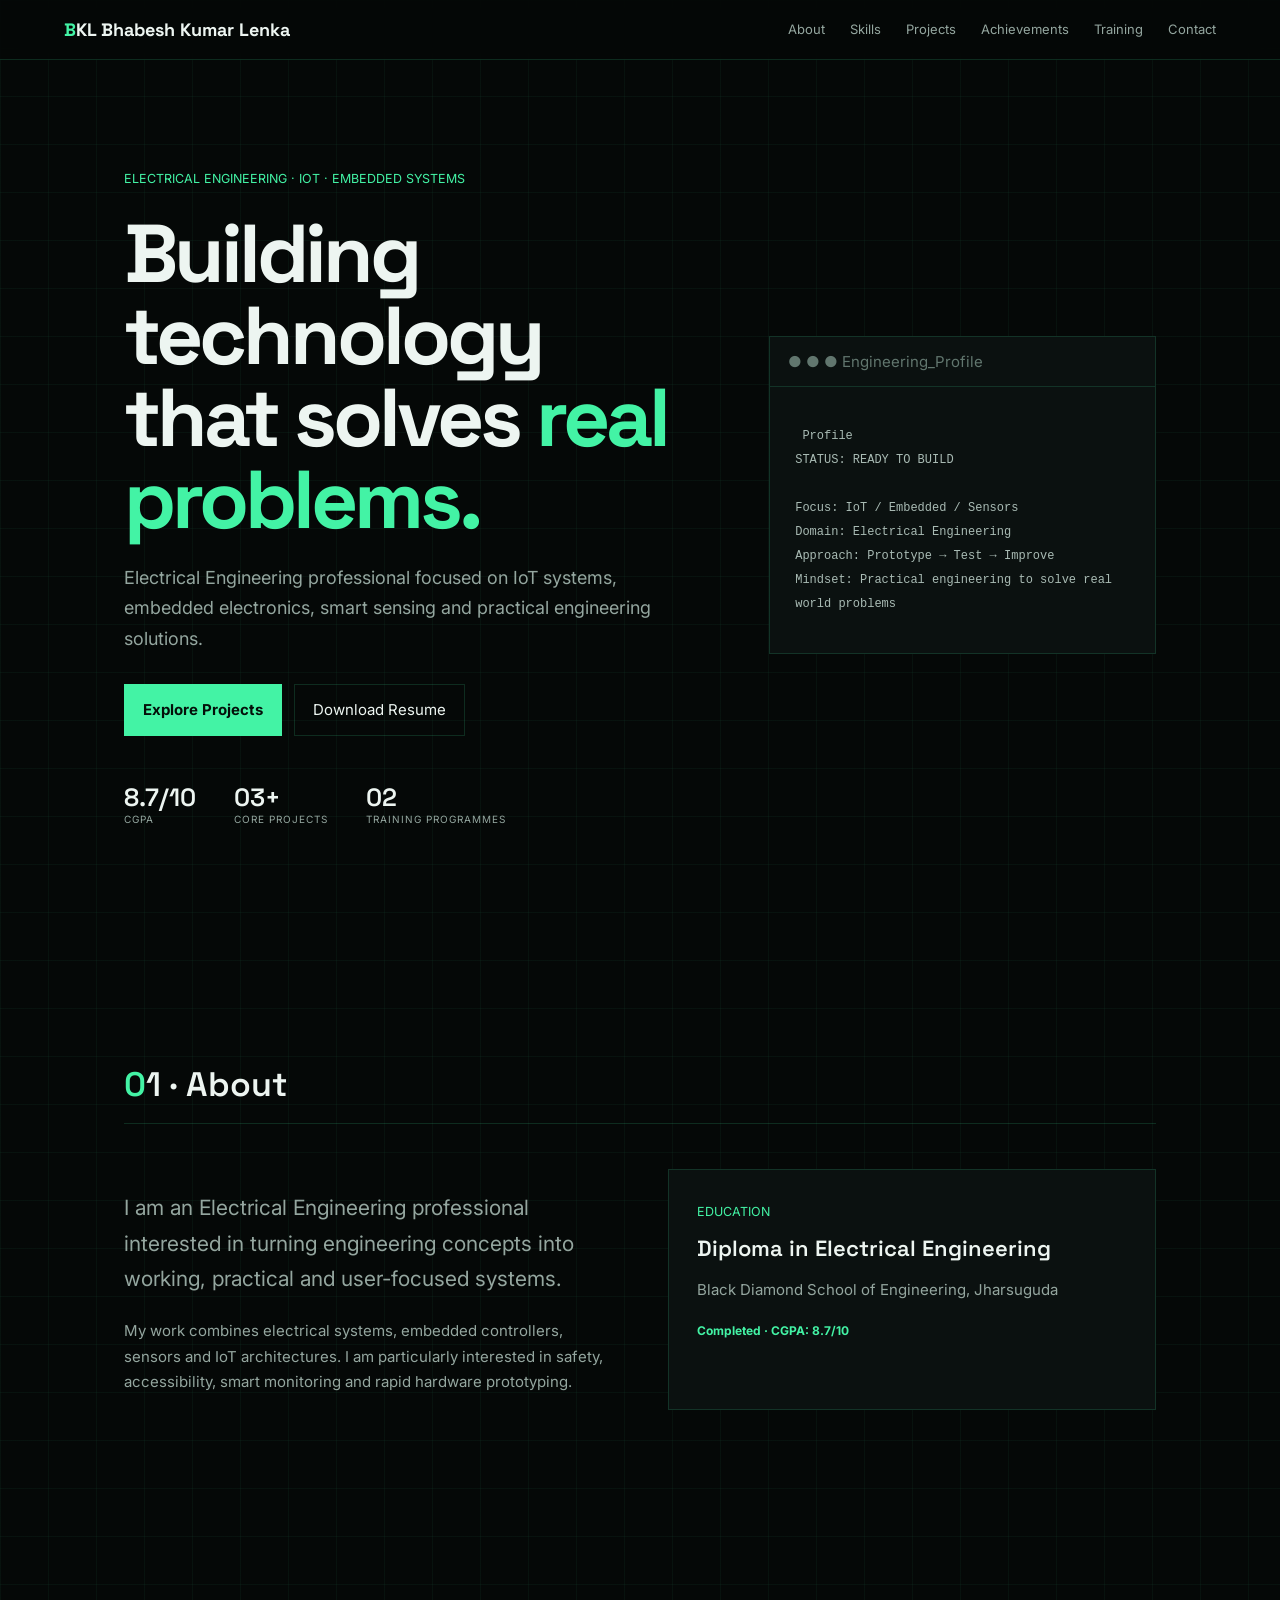
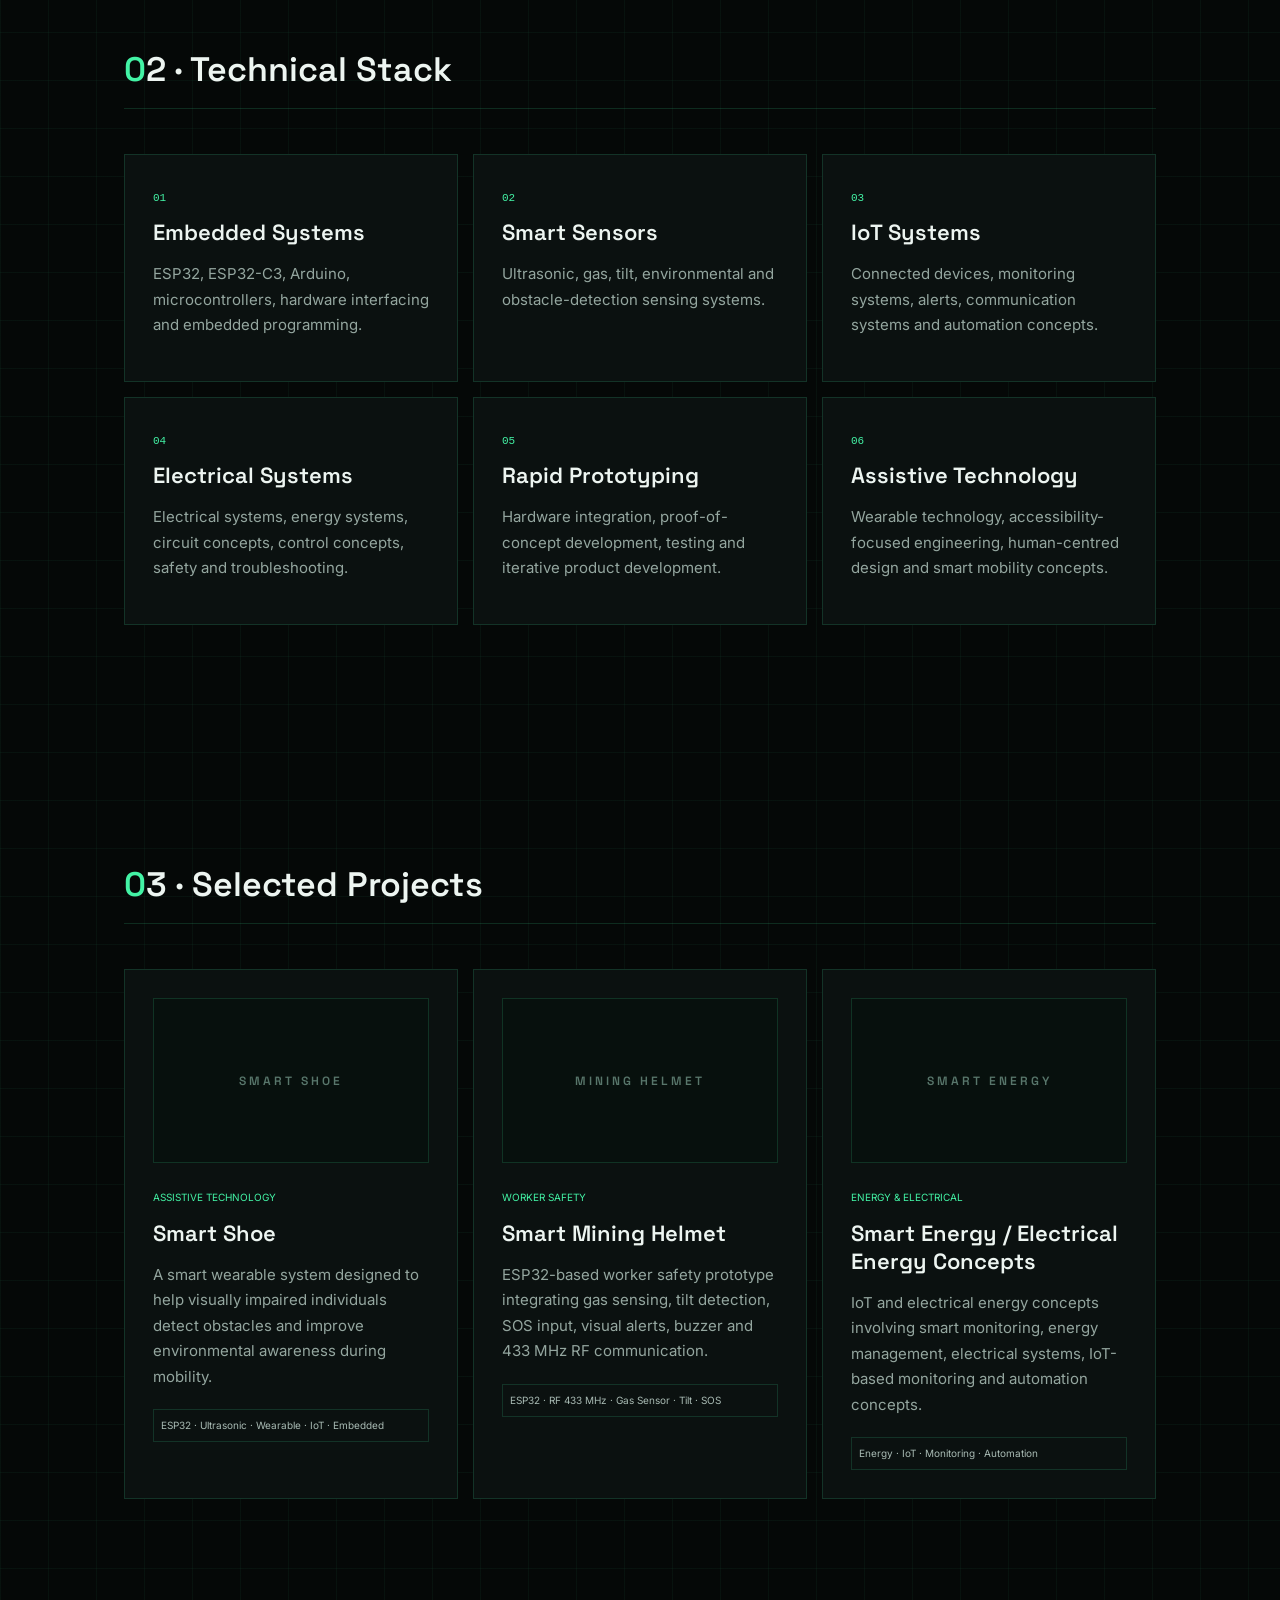
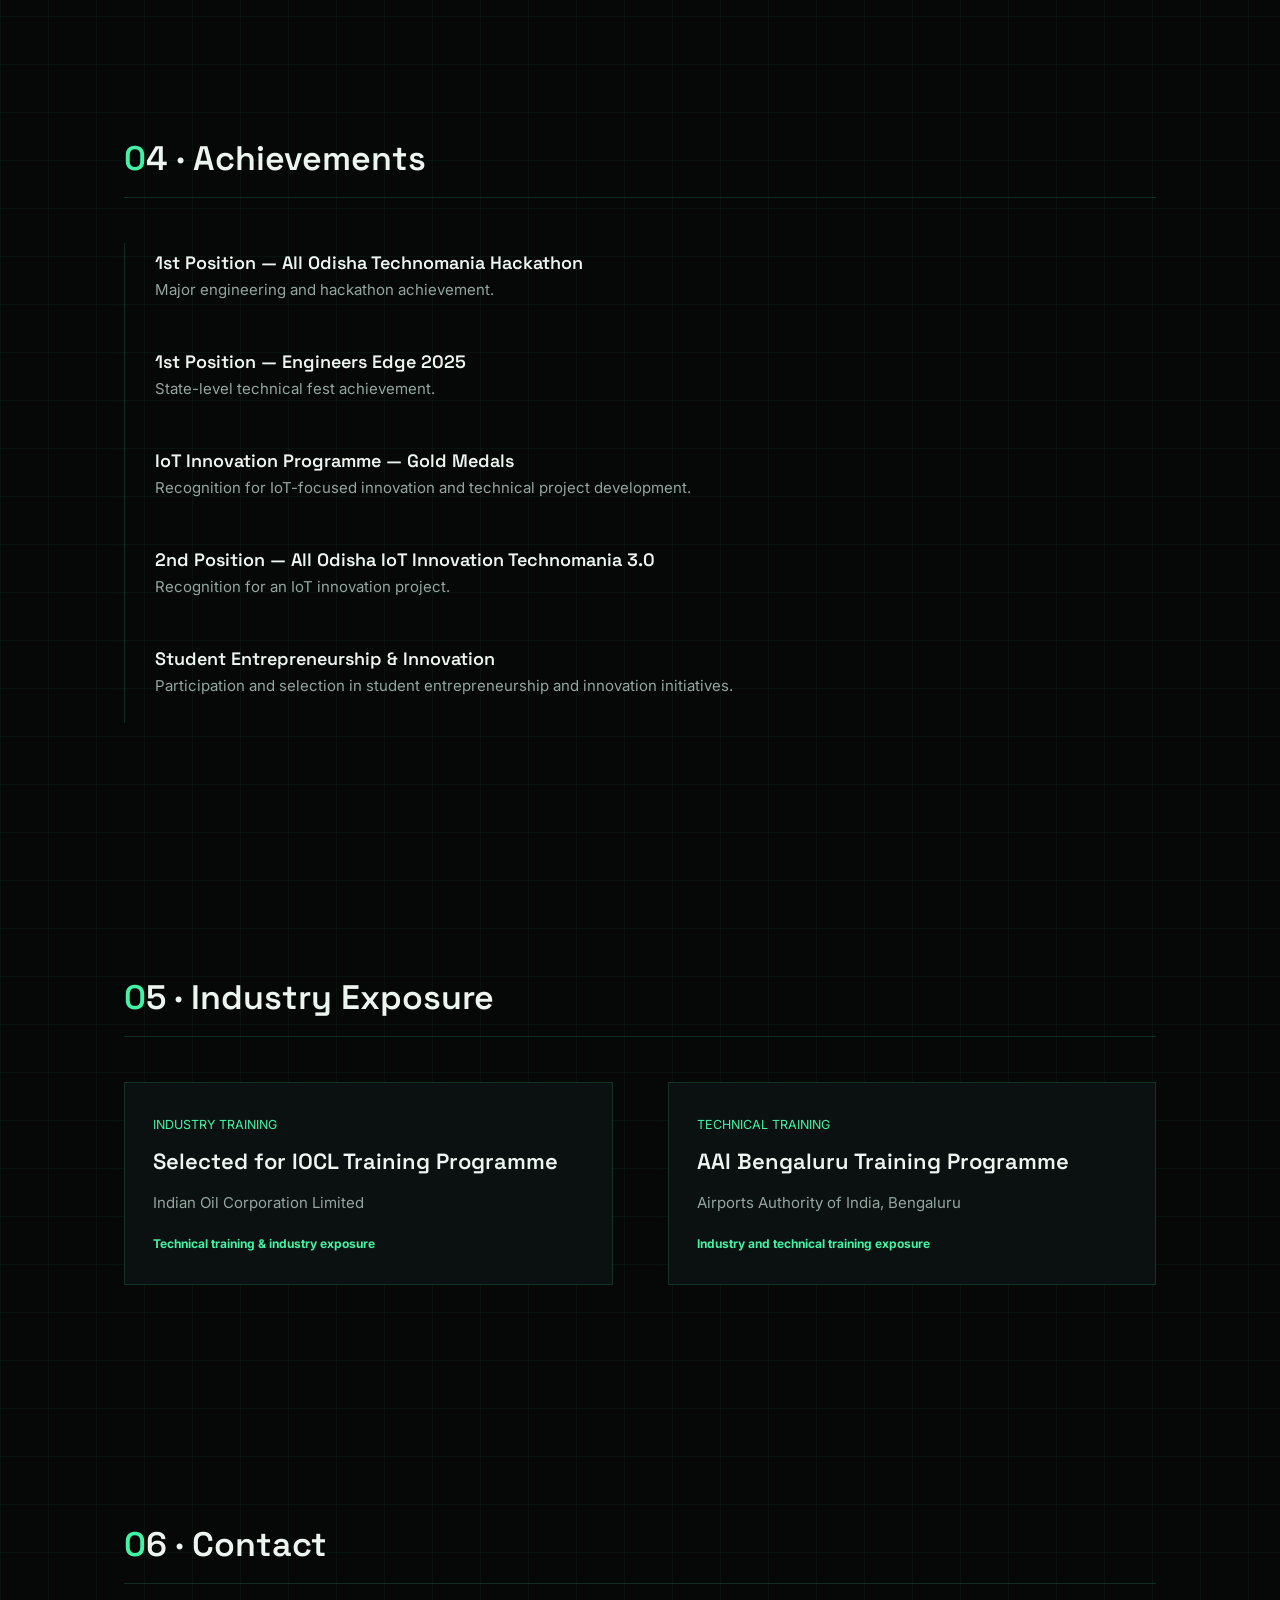
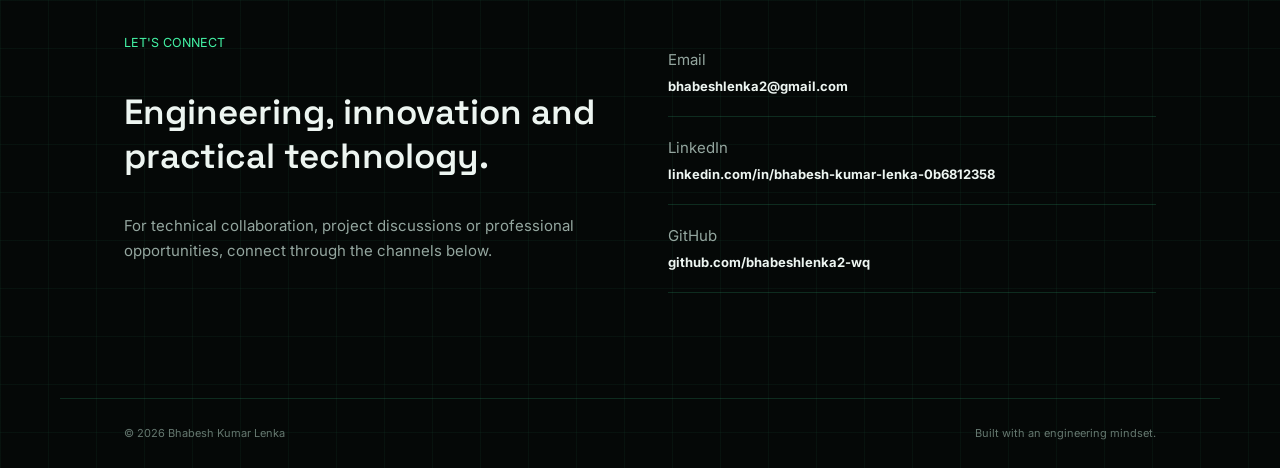
<file: index.html>
<!doctype html>
<html lang="en">
<head>
<meta charset="utf-8"><meta name="viewport" content="width=device-width,initial-scale=1">
<meta name="description" content="Bhabesh Kumar Lenka — Electrical Engineering professional focused on IoT, embedded systems, smart sensing and practical engineering solutions.">
<title>Bhabesh Kumar Lenka | Electrical Engineer</title>
<link rel="preconnect" href="https://fonts.googleapis.com"><link rel="preconnect" href="https://fonts.gstatic.com" crossorigin>
<link href="https://fonts.googleapis.com/css2?family=Inter:wght@400;500;600;700&family=Space+Grotesk:wght@500;600;700&display=swap" rel="stylesheet">
<link rel="stylesheet" href="style.css">
</head>
<body>
<header><a class="logo" href="#home">BKL <span>Bhabesh Kumar Lenka</span></a><button id="menu" aria-label="Open navigation">☰</button>
<nav id="nav"><a href="#about">About</a><a href="#skills">Skills</a><a href="#projects">Projects</a><a href="#achievements">Achievements</a><a href="#training">Training</a><a href="#contact">Contact</a></nav></header>
<main>
<section id="home" class="hero wrap"><div><small>ELECTRICAL ENGINEERING · IOT · EMBEDDED SYSTEMS</small>
<h1>Building technology that solves <em>real problems.</em></h1>
<p>Electrical Engineering professional focused on IoT systems, embedded electronics, smart sensing and practical engineering solutions.</p>
<div class="buttons"><a class="primary" href="#projects">Explore Projects</a><a href="resume.pdf" download>Download Resume</a></div>
<div class="stats"><b>8.7/10<small>CGPA</small></b><b>03+<small>CORE PROJECTS</small></b><b>02<small>TRAINING PROGRAMMES</small></b></div></div>
<div class="terminal"><div>● ● ● <span>Engineering_Profile</span></div><pre> Profile
STATUS: READY TO BUILD

Focus: IoT / Embedded / Sensors
Domain: Electrical Engineering
Approach: Prototype → Test → Improve
Mindset: Practical engineering to solve real world problems</pre></div></section>

<section id="about" class="wrap"><h2>01 · About</h2><div class="two"><div><p class="lead">I am an Electrical Engineering professional interested in turning engineering concepts into working, practical and user-focused systems.</p><p>My work combines electrical systems, embedded controllers, sensors and IoT architectures. I am particularly interested in safety, accessibility, smart monitoring and rapid hardware prototyping.</p></div><article><small>EDUCATION</small><h3>Diploma in Electrical Engineering</h3><p>Black Diamond School of Engineering, Jharsuguda</p><strong>Completed · CGPA: 8.7/10</strong></article></div></section>

<section id="skills" class="wrap"><h2>02 · Technical Stack</h2><div class="cards">
<article><b>01</b><h3>Embedded Systems</h3><p>ESP32, ESP32-C3, Arduino, microcontrollers, hardware interfacing and embedded programming.</p></article>
<article><b>02</b><h3>Smart Sensors</h3><p>Ultrasonic, gas, tilt, environmental and obstacle-detection sensing systems.</p></article>
<article><b>03</b><h3>IoT Systems</h3><p>Connected devices, monitoring systems, alerts, communication systems and automation concepts.</p></article>
<article><b>04</b><h3>Electrical Systems</h3><p>Electrical systems, energy systems, circuit concepts, control concepts, safety and troubleshooting.</p></article>
<article><b>05</b><h3>Rapid Prototyping</h3><p>Hardware integration, proof-of-concept development, testing and iterative product development.</p></article>
<article><b>06</b><h3>Assistive Technology</h3><p>Wearable technology, accessibility-focused engineering, human-centred design and smart mobility concepts.</p></article>
</div></section>

<section id="projects" class="wrap"><h2>03 · Selected Projects</h2><div class="projects">
<article><div class="visual">SMART SHOE</div><small>ASSISTIVE TECHNOLOGY</small><h3>Smart Shoe</h3><p>A smart wearable system designed to help visually impaired individuals detect obstacles and improve environmental awareness during mobility.</p><label>ESP32 · Ultrasonic · Wearable · IoT · Embedded</label></article>
<article><div class="visual">MINING HELMET</div><small>WORKER SAFETY</small><h3>Smart Mining Helmet</h3><p>ESP32-based worker safety prototype integrating gas sensing, tilt detection, SOS input, visual alerts, buzzer and 433 MHz RF communication.</p><label>ESP32 · RF 433 MHz · Gas Sensor · Tilt · SOS</label></article>
<article><div class="visual">SMART ENERGY</div><small>ENERGY & ELECTRICAL</small><h3>Smart Energy / Electrical Energy Concepts</h3><p>IoT and electrical energy concepts involving smart monitoring, energy management, electrical systems, IoT-based monitoring and automation concepts.</p><label>Energy · IoT · Monitoring · Automation</label></article>
</div></section>

<section id="achievements" class="wrap"><h2>04 · Achievements</h2><div class="timeline">
<p><b>1st Position — All Odisha Technomania Hackathon</b><br>Major engineering and hackathon achievement.</p>
<p><b>1st Position — Engineers Edge 2025</b><br>State-level technical fest achievement.</p>
<p><b>IoT Innovation Programme — Gold Medals</b><br>Recognition for IoT-focused innovation and technical project development.</p>
<p><b>2nd Position — All Odisha IoT Innovation Technomania 3.0</b><br>Recognition for an IoT innovation project.</p>
<p><b>Student Entrepreneurship & Innovation</b><br>Participation and selection in student entrepreneurship and innovation initiatives.</p>
</div></section>

<section id="training" class="wrap"><h2>05 · Industry Exposure</h2><div class="two">
<article><small>INDUSTRY TRAINING</small><h3>Selected for IOCL Training Programme</h3><p>Indian Oil Corporation Limited</p><strong>Technical training & industry exposure</strong></article>
<article><small>TECHNICAL TRAINING</small><h3>AAI Bengaluru Training Programme</h3><p>Airports Authority of India, Bengaluru</p><strong>Industry and technical training exposure</strong></article>
</div></section>

<section id="contact" class="wrap contact"><h2>06 · Contact</h2><div class="two"><div><small>LET'S CONNECT</small><h3>Engineering, innovation and practical technology.</h3><p>For technical collaboration, project discussions or professional opportunities, connect through the channels below.</p></div>
<div class="links"><a href="mailto:bhabeshlenka2@gmail.com">Email<br><b>bhabeshlenka2@gmail.com</b></a><a href="https://www.linkedin.com/in/bhabesh-kumar-lenka-0b6812358" target="_blank">LinkedIn<br><b>linkedin.com/in/bhabesh-kumar-lenka-0b6812358</b></a><a href="https://github.com/bhabeshlenka2-wq" target="_blank">GitHub<br><b>github.com/bhabeshlenka2-wq</b></a></div></div></section>
</main><footer>© 2026 Bhabesh Kumar Lenka <span>Built with an engineering mindset.</span></footer>
<script src="script.js"></script></body></html>
</file>
<file: style.css>
*{box-sizing:border-box}html{scroll-behavior:smooth}body{margin:0;background:#050807;color:#edf5f1;font:15px/1.7 Inter,Arial,sans-serif;background-image:linear-gradient(#43f3a50b 1px,transparent 1px),linear-gradient(90deg,#43f3a50b 1px,transparent 1px);background-size:48px 48px}header{position:sticky;top:0;z-index:5;display:flex;justify-content:space-between;align-items:center;padding:18px 5%;background:#050807e8;border-bottom:1px solid #43f3a526;backdrop-filter:blur(12px)}.logo{color:#edf5f1;text-decoration:none;font:700 18px 'Space Grotesk'}.logo:first-letter{color:#43f3a5}nav{display:flex;gap:25px}nav a{color:#94a69f;text-decoration:none;font-size:13px}nav a:hover{color:#43f3a5}#menu{display:none;background:none;border:0;color:white;font-size:24px}.wrap{max-width:1160px;margin:auto;padding:105px 5%}.hero{min-height:90vh;display:grid;grid-template-columns:1.2fr .8fr;gap:65px;align-items:center}.hero small,section>h2:first-letter,.two small,article>b{color:#43f3a5}.hero h1{font:700 clamp(48px,7vw,82px)/1 'Space Grotesk';letter-spacing:-4px;margin:22px 0}.hero em{color:#43f3a5;font-style:normal}.hero p{color:#94a69f;max-width:680px;font-size:18px}.buttons{display:flex;gap:12px;margin:30px 0}.buttons a{padding:12px 18px;border:1px solid #43f3a526;color:#edf5f1;text-decoration:none}.buttons .primary{background:#43f3a5;color:#04100a;border-color:#43f3a5;font-weight:700}.stats{display:flex;gap:38px;margin-top:45px}.stats b{font:600 25px 'Space Grotesk'}.stats small{display:block;color:#94a69f;font:10px Inter;letter-spacing:1px}.terminal{border:1px solid #43f3a526;background:#0b1110}.terminal>div{padding:12px 18px;border-bottom:1px solid #43f3a526;color:#61766e}.terminal pre{padding:25px;color:#a9bbb4;line-height:2;font-size:12px;white-space:pre-wrap}h2{font:600 34px 'Space Grotesk';border-bottom:1px solid #43f3a526;padding-bottom:17px;margin-bottom:45px}.two{display:grid;grid-template-columns:1fr 1fr;gap:55px}.lead{font-size:21px;color:#edf5f1}.two>div p{color:#94a69f}.two article,.cards article,.projects article{border:1px solid #43f3a526;background:#0b1110;padding:28px}.two article h3,.cards h3,.projects h3{font:600 22px 'Space Grotesk';margin:10px 0}.two article p,.cards p,.projects p{color:#94a69f}.two article strong{color:#43f3a5;font-size:12px}.cards{display:grid;grid-template-columns:repeat(3,1fr);gap:15px}.cards article{min-height:175px;transition:.2s}.cards article:hover,.projects article:hover{transform:translateY(-4px);border-color:#43f3a566}.cards article>b{font:11px monospace}.projects{display:grid;grid-template-columns:repeat(3,1fr);gap:15px}.projects article{transition:.2s}.visual{height:165px;display:grid;place-items:center;margin-bottom:20px;background:#07100d;border:1px solid #43f3a526;color:#58766b;font:600 12px 'Space Grotesk';letter-spacing:3px}.projects small{color:#43f3a5;font-size:10px}.projects label{display:block;color:#a9bbb4;font-size:10px;border:1px solid #43f3a526;padding:7px;margin-top:20px}.timeline{border-left:1px solid #43f3a526;padding-left:30px}.timeline p{padding:8px 0 25px;color:#94a69f}.timeline b{color:#edf5f1;font:600 18px 'Space Grotesk'}.contact h3{font:600 35px 'Space Grotesk'}.links a{display:block;padding:18px 0;border-bottom:1px solid #43f3a526;color:#94a69f;text-decoration:none}.links b{color:#edf5f1;font-size:13px}.links a:hover b{color:#43f3a5}footer{max-width:1160px;margin:auto;padding:25px 5%;border-top:1px solid #43f3a526;color:#65776f;font-size:11px;display:flex;justify-content:space-between}@media(max-width:850px){#menu{display:block}nav{display:none;position:absolute;top:68px;left:0;right:0;background:#050807;padding:20px;flex-direction:column}nav.open{display:flex}.hero,.two{grid-template-columns:1fr}.cards,.projects{grid-template-columns:1fr 1fr}.hero{padding-top:70px}}@media(max-width:560px){.wrap{padding:75px 18px}.hero h1{font-size:48px;letter-spacing:-2px}.cards,.projects{grid-template-columns:1fr}.stats{gap:18px}.stats b{font-size:20px}footer{margin:0 18px;padding:20px 0;display:block}footer span{display:block;margin-top:5px}}
</file>
